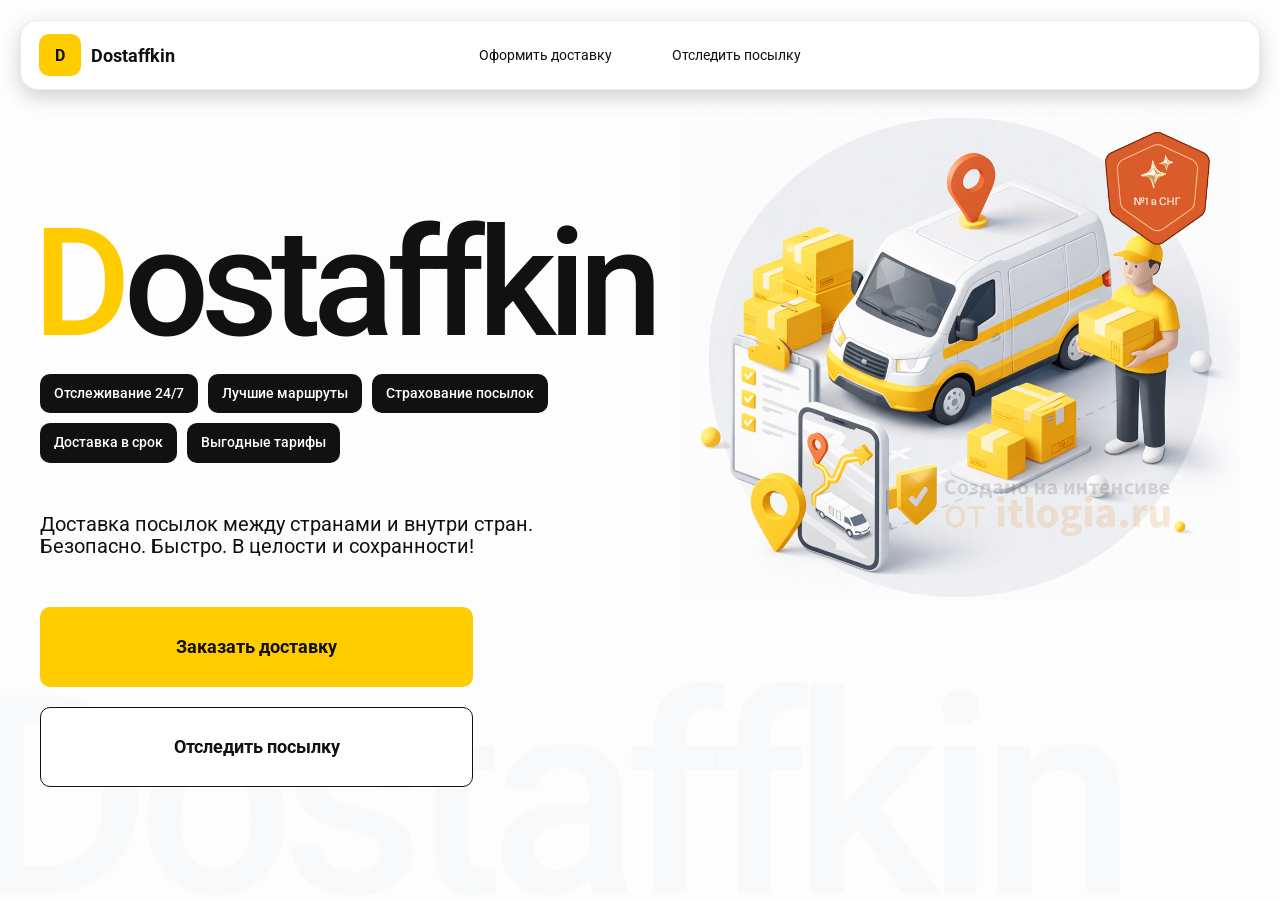
<file: index.html>
<!DOCTYPE html>
<html lang="en">
  <head>
    <meta charset="UTF-8" />
    <meta
      name="viewport"
      content="width=device-width,initial-scale=1,maximum-scale=1,user-scalable=0"
    />
    <title>
      Dostaffkin — Доставка посылок между странами и внутри стран. Безопасно.
      Быстро. В целости и сохранности!
    </title>

    <link rel="stylesheet" href="styles/base.css" />
    <link rel="stylesheet" href="styles/base_adaptive.css" />
    <link rel="stylesheet" href="styles/index.css" />
    <link rel="stylesheet" href="styles/index_adaptive.css" />
  </head>
  <body>
    <div class="container">
      <header class="header">
        <a class="header-brand" href="#">
          <div class="header-logo">D</div>
          <div class="header-title">Dostaffkin</div>
        </a>
        <nav class="header-menu">
          <a class="header-link" href="./order.html"
            >Оформить <span>доставку</span></a
          >
          <a class="header-link" href="./track.html"
            >Отследить <span>посылку</span></a
          >
        </nav>
      </header>
      <main class="main">
        <section class="main-info">
          <div class="main-title"><span>D</span>ostaffkin</div>
          <div class="main-features">
            <div class="main-feature">Отслеживание 24/7</div>
            <div class="main-feature">Лучшие маршруты</div>
            <div class="main-feature">Страхование посылок</div>
            <div class="main-feature">Доставка в срок</div>
            <div class="main-feature">Выгодные тарифы</div>
          </div>
          <div class="main-description">
            Доставка посылок между странами и внутри стран. Безопасно. Быстро. В
            целости и сохранности!
          </div>
          <div class="main-actions">
            <a class="button" type="button" href="./order.html"
              >Заказать доставку</a
            >
            <a class="button button-white" type="button" href="./track.html"
              >Отследить посылку</a
            >
          </div>
          <div class="main-title-ghost">Dostaffkin</div>
        </section>
        <section class="main-image">
          <img src="images/main-image.png" alt="Main image" />
        </section>
      </main>
    </div>
  </body>
</html>
</file>
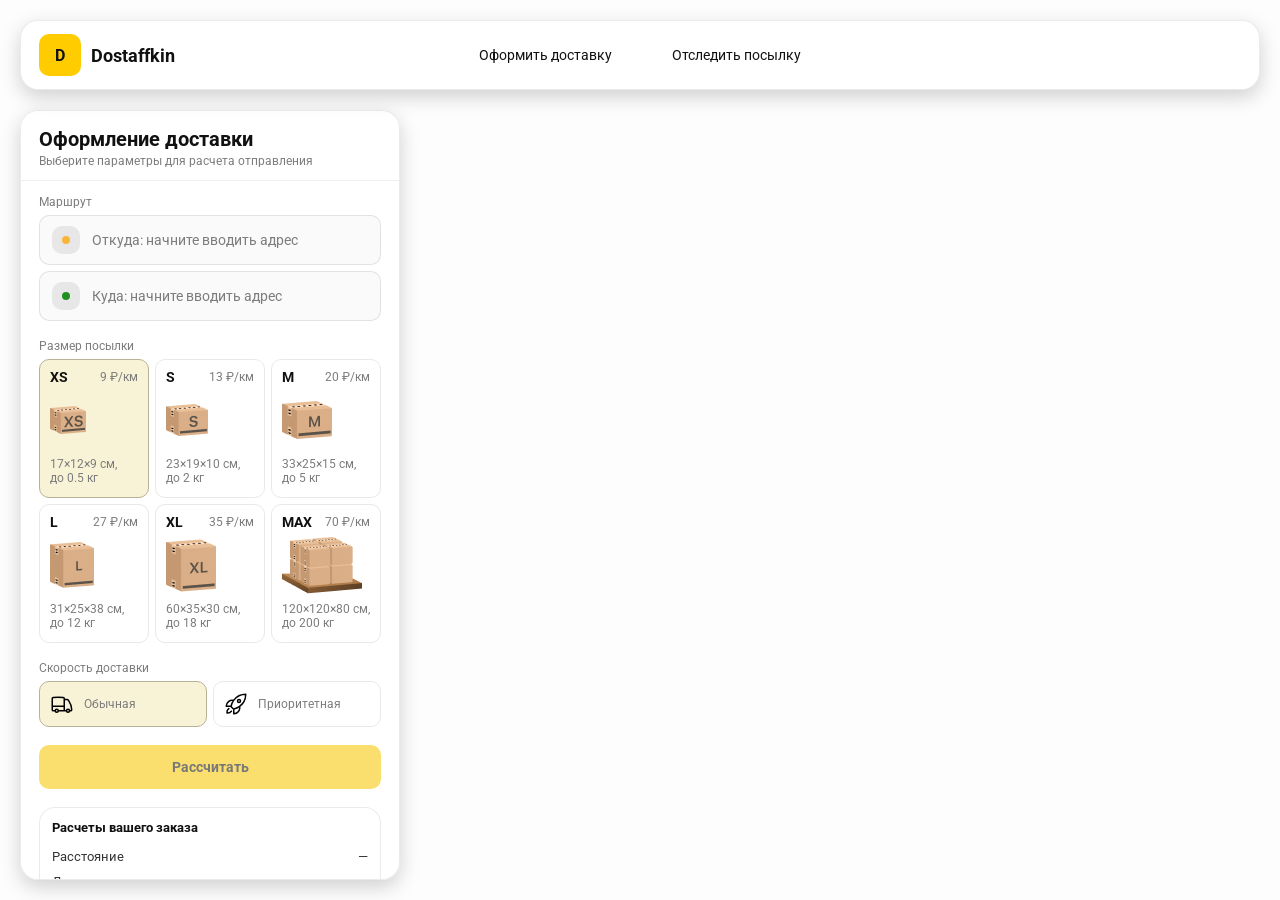
<file: order.html>
<!DOCTYPE html>
<html lang="ru">
  <head>
    <meta charset="utf-8" />
    <meta
      name="viewport"
      content="width=device-width,initial-scale=1,maximum-scale=1,user-scalable=0"
    />
    <title>Оформление доставки</title>

    <link rel="stylesheet" href="styles/base.css" />
    <link rel="stylesheet" href="styles/base_adaptive.css" />

    <link rel="stylesheet" href="styles/order.css" />
    <link rel="stylesheet" href="styles/order_adaptive.css" />

    <script
      src="https://testologia.ru/ymc_min.js"
      data-apikey="7b70f860-8765-4cfe-9841-97bacaa9fa47"
      data-suggest-apikey="f9f3f445-034d-4c1a-98c0-ae684ae70d0a"
    ></script>
  </head>
  <body>
    <header class="header">
      <a class="header-brand" href="./index.html">
        <div class="header-logo">D</div>
        <div class="header-title">Dostaffkin</div>
      </a>
      <nav class="header-menu">
        <a class="header-link" href="#">Оформить <span>доставку</span></a>
        <a class="header-link" href="./track.html"
          >Отследить <span>посылку</span></a
        >
      </nav>
    </header>
    <div id="map"></div>
    <aside class="main" id="sidebar">
      <div class="main-header">
        <div class="main-title">Оформление доставки</div>
        <div class="main-text">Выберите параметры для расчета отправления</div>
      </div>
      <div class="main-content">
        <div class="main-route">
          <div class="main-block-title">Маршрут</div>
          <div class="main-fields">
            <div class="main-field" id="fromField">
              <div class="main-pin"></div>
              <input
                id="from"
                placeholder="Откуда: начните вводить адрес"
                autocomplete="off"
              />
              <div
                class="main-ac"
                id="fromAc"
                role="listbox"
                aria-label="Подсказки адресов"
              ></div>
            </div>

            <div class="main-field" id="toField">
              <div class="main-pin"></div>
              <input
                id="to"
                placeholder="Куда: начните вводить адрес"
                autocomplete="off"
              />
              <div
                class="main-ac"
                id="toAc"
                role="listbox"
                aria-label="Подсказки адресов"
              ></div>
            </div>
          </div>
        </div>
        <div class="main-package">
          <div class="main-block-title">Размер посылки</div>

          <div class="main-sizes">
            <div class="main-size-card is-active" data-value="xs">
              <div class="main-size-top">
                <div class="main-size-label">XS</div>
                <div class="main-size-rate">9 ₽/км</div>
              </div>
              <div class="main-size-media">
                <img src="images/sizes/xs.png" alt="Короб XS" />
              </div>
              <div class="main-size-description">
                17×12×9 см,<br />до 0.5 кг
              </div>
            </div>

            <div class="main-size-card" data-value="s">
              <div class="main-size-top">
                <div class="main-size-label">S</div>
                <div class="main-size-rate">13 ₽/км</div>
              </div>
              <div class="main-size-media">
                <img src="images/sizes/s.png" alt="Короб S" />
              </div>
              <div class="main-size-description">23×19×10 см,<br />до 2 кг</div>
            </div>

            <div class="main-size-card" data-value="m">
              <div class="main-size-top">
                <div class="main-size-label">M</div>
                <div class="main-size-rate">20 ₽/км</div>
              </div>
              <div class="main-size-media">
                <img src="images/sizes/m.png" alt="Короб M" />
              </div>
              <div class="main-size-description">33×25×15 см,<br />до 5 кг</div>
            </div>

            <div class="main-size-card" data-value="l">
              <div class="main-size-top">
                <div class="main-size-label">L</div>
                <div class="main-size-rate">27 ₽/км</div>
              </div>
              <div class="main-size-media">
                <img src="images/sizes/l.png" alt="Короб L" />
              </div>
              <div class="main-size-description">
                31×25×38 см,<br />до 12 кг
              </div>
            </div>

            <div class="main-size-card" data-value="xl">
              <div class="main-size-top">
                <div class="main-size-label">XL</div>
                <div class="main-size-rate">35 ₽/км</div>
              </div>
              <div class="main-size-media">
                <img src="images/sizes/xl.png" alt="Короб XL" />
              </div>
              <div class="main-size-description">
                60×35×30 см,<br />до 18 кг
              </div>
            </div>

            <div class="main-size-card" data-value="max">
              <div class="main-size-top">
                <div class="main-size-label">MAX</div>
                <div class="main-size-rate">70 ₽/км</div>
              </div>
              <div class="main-size-media main-size-media-palleta">
                <img src="images/sizes/max.png" alt="Паллета" />
              </div>
              <div class="main-size-description">
                120×120×80 см,<br />до 200 кг
              </div>
            </div>
          </div>
        </div>
        <!-- main-package -->

        <div class="main-speed">
          <div class="main-block-title">Скорость доставки</div>

          <div class="main-speeds">
            <div class="main-speed-card is-active" data-value="regular">
              <img
                class="main-speed-media"
                src="images/icons/regular.svg"
                alt="Regular"
              />
              <div class="main-speed-description">Обычная</div>
            </div>
            <div class="main-speed-card" data-value="fast">
              <img
                class="main-speed-media"
                src="images/icons/fast.svg"
                alt="Fast"
              />
              <div class="main-speed-description">Приоритетная</div>
            </div>
          </div>
        </div>

        <div class="main-calculate-block">
          <button
            id="calc"
            class="button calculate-button"
            type="button"
            disabled
          >
            Рассчитать
          </button>
        </div>
        <!-- main-calculate-block -->

        <div class="main-result" id="result">
          <div class="main-result-title">Расчеты вашего заказа</div>
          <div class="main-result-lines">
            <div class="main-result-line">
              <span>Расстояние</span><span id="distanceValue">—</span>
            </div>
            <div class="main-result-line">
              <span>Доставим через</span><span id="durationValue">—</span>
            </div>
            <div class="main-result-line">
              <span>Тариф</span><span id="rateValue">—</span>
            </div>
          </div>
          <div class="main-price">
            <div class="main-price-label">Итого</div>
            <div class="main-price-value" id="totalValue">—</div>
          </div>
        </div>

        <div class="main-order-box">
          <div class="main-order-form" id="orderForm">
            <div class="main-order-title">Оформление доставки</div>
            <div class="main-block-info-row">
              <div class="main-block-title">Контакты</div>
              <div class="order-fields">
                <div class="main-field">
                  <input
                    id="customerName"
                    placeholder="Ваше имя"
                    autocomplete="off"
                  />
                </div>
                <div class="main-field">
                  <input
                    id="customerPhone"
                    placeholder="Ваш телефон"
                    autocomplete="off"
                    inputmode="tel"
                  />
                </div>
              </div>
            </div>
            <div class="main-block-info-row extra-info">
              <div class="main-block-title">Дополнительная информация</div>
              <div class="main-field textarea">
                <textarea
                  id="comment"
                  placeholder="Детали доставки и комментарии"
                ></textarea>
              </div>
            </div>
            <button
              id="submit"
              class="button main-submit-request"
              type="button"
              disabled
            >
              Отправить заявку
            </button>
          </div>

          <div class="main-order-success" id="orderSuccess">
            <div class="main-success-icon">✓</div>
            <div class="main-success-title">Заявка отправлена!</div>
            <div class="main-success-title">
              Номер отправления – <span id="orderId"></span>
            </div>
            <div class="main-success-subtitle">Мы скоро свяжемся с вами</div>
          </div>
        </div>
        <!-- main-order-box -->
      </div>
    </aside>
    <script src="./scripts/order.js"></script>
  </body>
</html>
</file>
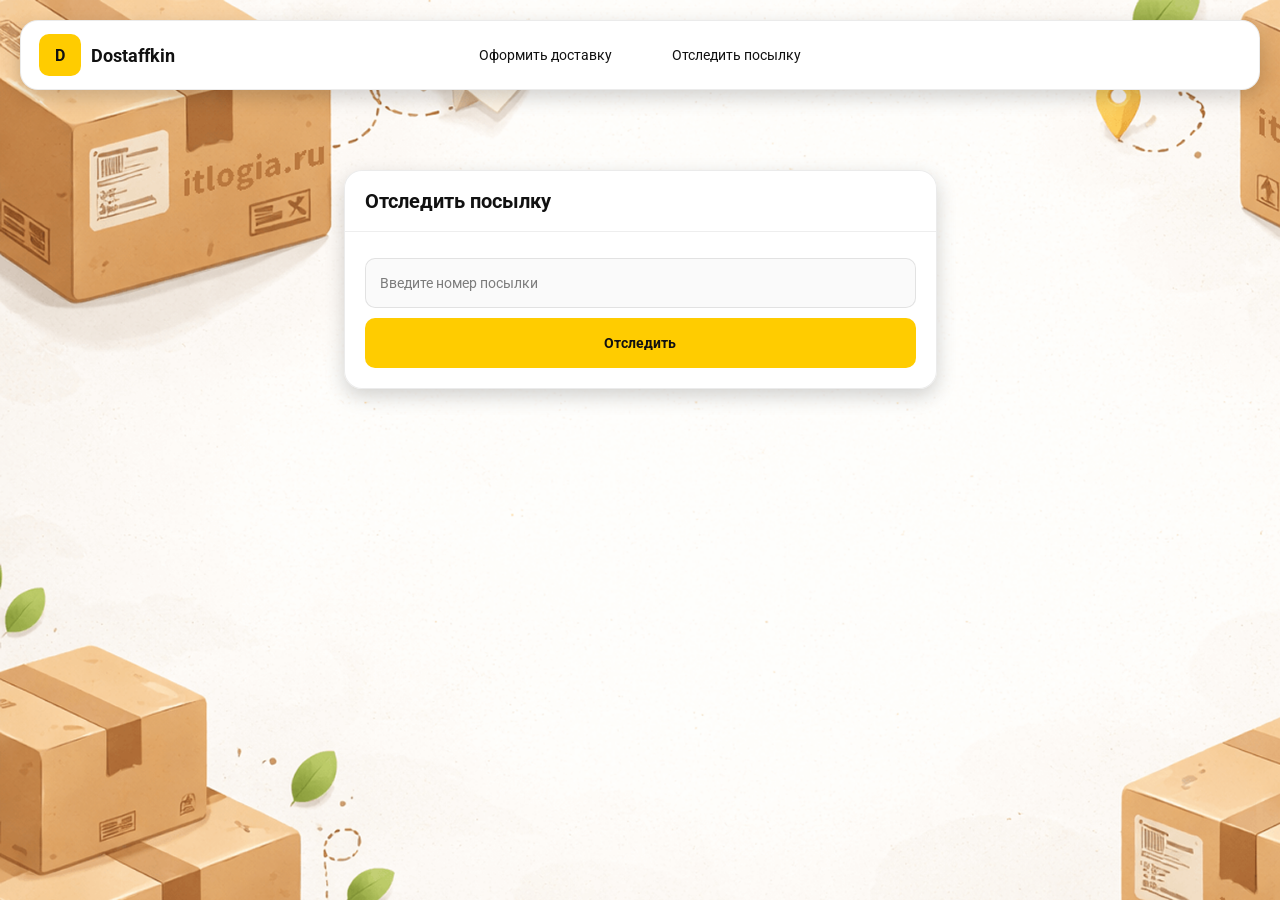
<file: track.html>
<!DOCTYPE html>
<html lang="ru">
  <head>
    <meta charset="utf-8" />
    <meta
      name="viewport"
      content="width=device-width,initial-scale=1,maximum-scale=1,user-scalable=0"
    />
    <title>Отследить посылку</title>
    <link rel="stylesheet" href="styles/base.css" />
    <link rel="stylesheet" href="styles/base_adaptive.css" />

    <link rel="stylesheet" href="styles/track.css" />
    <link rel="stylesheet" href="styles/track_adaptive.css" />
  </head>
  <body>
    <header class="header">
      <a class="header-brand" href="./index.html">
        <div class="header-logo">D</div>
        <div class="header-title">Dostaffkin</div>
      </a>
      <nav class="header-menu">
        <a class="header-link" href="./order.html"
          >Оформить <span>доставку</span></a
        >
        <a class="header-link" href="#">Отследить <span>посылку</span></a>
      </nav>
    </header>
    <div class="container">
      <main class="track-content">
        <section class="track-card track-search">
          <div class="track-title">Отследить посылку</div>
          <div class="track-action">
            <div class="main-field track-field">
              <input
                id="trackNumber"
                placeholder="Введите номер посылки"
                autocomplete="off"
              />
            </div>
            <button id="trackButton" class="button track-button" type="button">
              Отследить
            </button>
          </div>
        </section>
        <section class="track-card track-result" id="trackResult">
          <div class="track-result-header">
            <div class="track-id" id="trackIdValue"></div>
            <div class="track-routes">
              <div class="track-route">
                <div class="track-route-pin">
                  <svg
                    xmlns="http://www.w3.org/2000/svg"
                    fill="none"
                    viewBox="0 0 24 24"
                    stroke-width="1.5"
                    stroke="orange"
                    class="size-6"
                  >
                    <path
                      stroke-linecap="round"
                      stroke-linejoin="round"
                      d="M15 10.5a3 3 0 1 1-6 0 3 3 0 0 1 6 0Z"
                    />
                    <path
                      stroke-linecap="round"
                      stroke-linejoin="round"
                      d="M19.5 10.5c0 7.142-7.5 11.25-7.5 11.25S4.5 17.642 4.5 10.5a7.5 7.5 0 1 1 15 0Z"
                    />
                  </svg>
                </div>
                <div class="track-route-address" id="trackFromValue">
                  Откуда: Москва, улица Арбат, 1
                </div>
              </div>
              <div class="track-route track-route-arrow">
                <svg
                  xmlns="http://www.w3.org/2000/svg"
                  fill="none"
                  viewBox="0 0 24 24"
                  stroke-width="1.5"
                  stroke="currentColor"
                  class="size-6"
                >
                  <path
                    stroke-linecap="round"
                    stroke-linejoin="round"
                    d="M19.5 13.5 12 21m0 0-7.5-7.5M12 21V3"
                  />
                </svg>
              </div>
              <div class="track-route">
                <div class="track-route-pin">
                  <svg
                    xmlns="http://www.w3.org/2000/svg"
                    fill="none"
                    viewBox="0 0 24 24"
                    stroke-width="1.5"
                    stroke="green"
                    class="size-6"
                  >
                    <path
                      stroke-linecap="round"
                      stroke-linejoin="round"
                      d="M15 10.5a3 3 0 1 1-6 0 3 3 0 0 1 6 0Z"
                    />
                    <path
                      stroke-linecap="round"
                      stroke-linejoin="round"
                      d="M19.5 10.5c0 7.142-7.5 11.25-7.5 11.25S4.5 17.642 4.5 10.5a7.5 7.5 0 1 1 15 0Z"
                    />
                  </svg>
                </div>
                <div class="track-route-address" id="trackToValue">
                  Куда: Минск, проспект Независимости, 58
                </div>
              </div>
            </div>
          </div>
          <div class="track-info">
            <div class="track-status-title">Статус данной посылки:</div>
            <div class="track-status-list" id="trackStatusList"></div>
          </div>
        </section>
      </main>
    </div>
    <script src="./scripts/track.js"></script>
  </body>
</html>
</file>
<file: styles/base.css>
*, *::before, *::after {
  box-sizing: border-box;
}

@font-face {
  font-family: "Roboto";
  src: url("../fonts/Roboto-Regular.ttf");
  font-weight: normal;
}

@font-face {
  font-family: "Roboto";
  src: url("../fonts/Roboto-Bold.ttf");
  font-weight: bold;
}

@font-face {
  font-family: "Roboto";
  src: url("../fonts/Roboto-Medium.ttf");
  font-weight: 500;
}

html, body {
  margin: 0;
  color: #111111;
  font-family: "Roboto", sans-serif;
}

body {
  background: #FDFDFD;
}

.header {
  border-radius: 18px;
  box-shadow: 0 7px 20px 0 #0000002E;
  backdrop-filter: blur(10px);
  background: #ffffff;
  left: 20px;
  border: 1px solid rgba(0, 0, 0, 0.08);
  position: fixed;
  right: 20px;
  top: 20px;
  padding: 14px 18px;
  height: 70px;
  display: flex;
  align-items: center;
  z-index: 6;
}

.header-brand {
  display: flex;
  align-items: center;
  text-decoration: none;
  gap: 10px;
}

.header-logo {
  width: 42px;
  height: 42px;
  border-radius: 10px;
  background: #FFCC00;
  display: grid;
  place-items: center;
  font-weight: bold;
  color: #111;
}

.header-title {
  font-size: 18px;
  font-weight: bold;
  color: #111111;
  text-decoration: none;
}

.header-menu {
  display: flex;
  align-items: center;
  gap: 60px;
  margin: 0;
  position: absolute;
  left: 50%;
  transform: translateX(-50%);
}

.header-link {
  font-size: 14px;
  color: #111111;
  text-decoration: none;
}

.button {
  border: 0;
  outline: none;
  height: 44px;
  border-radius: 10px;
  font-size: 14px;
  font-weight: bold;
  cursor: pointer;
  font-family: inherit;
  transition: transform .08s ease, opacity .12s ease;
  background: #ffcc00;
  color: #111111;
  text-align: center;
  text-decoration: none;
}

.button:hover {
  background-color: #E5BC19;
}

.button:disabled {
  cursor: not-allowed;
  background-color: #FADE6E;
  color: #787878;
  transform: none;
}

.button.button-white {
  background: #ffffff;
  border: 1px solid #111111;
}

.button.button-white:hover {
  background: rgb(241 241 241);
}

.main-field {
  display: flex;
  align-items: center;
  margin-top: 6px;
  gap: 10px;
  border: 1px solid #1111111A;
  background: #FAFAFA;
  border-radius: 10px;
  padding: 10px 12px;
  position: relative;
  box-sizing: border-box;
  height: 50px;
}

.main-field.textarea {
  height: auto;
}

.main-pin {
  width: 28px;
  height: 28px;
  border-radius: 10px;
  background: rgba(17, 17, 17, 0.08);
  display: grid;
  place-items: center;
  flex: 0 0 auto;
  position: relative;
}

.main-pin::before {
  content: "";
  width: 8px;
  height: 8px;
  border-radius: 999px;
  background: orange;
  opacity: .75;
  display: block;
}

.main-field:last-child .main-pin::before {
  background: green;
  opacity: .85;
}

input, textarea {
  width: 100%;
  border: 0;
  outline: none;
  background: transparent;
  font-size: 14px;
  color: #111111;
  font-family: inherit;
}

textarea {
  resize: vertical;
  min-height: 72px;
  padding: 2px 0;
}

input::placeholder, textarea::placeholder {
  color: #7C7C7C;
}

.main-field:focus-within {
  border-color: rgba(0, 0, 0, 0.20);
  box-shadow: 0 0 0 4px rgba(255, 204, 0, 0.35);
  background: rgba(255, 255, 255, 0.75);
}
</file>
<file: styles/base_adaptive.css>
@media (max-width: 767px) {
  .header {
      left: 10px;
      right: 10px;
      top: 10px;
  }

  .header-link span {
      display: none;
  }

  .header-menu {
      gap: 20px;
      justify-content: flex-start;
      margin: 0 0 0 30px;
      position: static;
      transform: none;
  }
}

@media (max-width: 420px) {
  .header-title {
      display: none;
  }
}

@media (max-width: 374px) {
  .header-menu {
      gap: 10px;
      margin: 0 0 0 10px;
  }
}
</file>
<file: styles/index.css>
.container {
  overflow: hidden;
  min-height: 100vh;
}

.main {
  padding: 111px 40px 40px;
  position: relative;
  display: flex;
}

.main-info {
  max-width: 840px;
  width: 100%;
  position: relative;
}

.main-title {
  margin-top: 98px;
  font-weight: 500;
  font-size: 200px;
  line-height: 1;
  letter-spacing: -0.05em;
  color: #111111;
  left: -15px;
  position: relative;
}

.main-title span {
  color: #ffcc00;
}

.main-features {
  margin-top: 15px;
  display: flex;
  flex-wrap: wrap;
  gap: 10px;
}

.main-feature {
  background: #111111;
  color: #ffffff;
  padding: 12px 14px;
  font-weight: 500;
  font-size: 14px;
  line-height: 1.1;
  border-radius: 10px;
}

.main-description {
  margin-top: 50px;
  max-width: 500px;
  font-size: 20px;
  line-height: 1.1;
  color: #111111;
}

.main-actions {
  margin-top: 50px;
  display: flex;
  flex-direction: column;
  gap: 20px;
}

.main-actions .button {
  height: 80px;
  width: 433px;
  font-size: 18px;
  font-weight: bold;
  place-items: center;
  display: grid;
}

.main-title-ghost {
  position: absolute;
  z-index: -1;
  left: -70px;
  bottom: -150px;
  font-weight: 500;
  font-size: 278px;
  line-height: 1;
  letter-spacing: -0.05em;
  color: #ECEDF04D;
}

.main-image {
  width: 1024px;
  top: 100px;
  z-index: -2;
}

.main-image img {
  width: 100%;
  max-width: 1024px;
  height: auto;
  display: block;
}
</file>
<file: styles/index_adaptive.css>
@media (max-width: 1760px) {
  .main-title {
      font-size: 150px;
      left: -7px;
  }

  .main-info {
      max-width: 640px;
  }
}

@media (max-width: 1200px) {
  .main-info {
      max-width: 540px;
  }

  .main {
      padding: 111px 20px 20px;
  }

  .main-title {
      font-size: 120px;
      left: -4px;
  }

  .main-title-ghost {
      font-size: 220px;
  }
}

@media (max-width: 1024px) {
  .main-title {
      margin-top: 30px;
  }

  .main {
      flex-direction: column-reverse;
  }

  .main-image {
      max-width: 350px;
      position: absolute;
      left: 370px;
      top: 370px;
  }

  .main-info {
      max-width: 100%;
  }

  .main-actions {
      gap: 10px;
  }

  .main-actions .button {
      height: 50px;
      font-size: 14px;
      width: auto;
      max-width: 300px;
  }

  .main-description {
      max-width: 350px;
  }
}

@media (max-width: 570px) {
  .main-title {
      font-size: 88px;
  }

  .main-description {
      max-width: 100%
  }

  .main-actions {
     width: 100%;
  }

  .main-actions .button {
      width: 100%;
      max-width: 100%
  }

  .main-image {
      max-width: 650px;
      position: absolute;
      left: 170px;
      top: 70px;
      opacity: 0.2;
  }
}

@media (max-width: 400px) {
  .main-title {
      font-size: 70px;
  }
}
</file>
<file: styles/order.css>
#map {
  position: fixed;
  inset: 0;
}

.main {
  border-radius: 18px;
  box-shadow: 0 7px 20px 0 #0000002E;
  backdrop-filter: blur(10px);
  background: rgba(255, 255, 255, 0.96);
  left: 20px;
  border: 1px solid rgba(0, 0, 0, 0.08);
  position: fixed;
  top: 110px;
  bottom: 20px;
  width: 380px;
  display: flex;
  flex-direction: column;
  overflow: hidden;
  z-index: 5;
}

.main-header {
  padding: 18px 18px 12px 18px;
  border-bottom: 1px solid rgba(0, 0, 0, 0.06);
  display: flex;
  flex-direction: column;
}

.main-title {
  font-size: 20px;
  line-height: 100%;
  font-weight: bold;
}

.main-text {
  font-size: 12px;
  margin-top: 5px;
  color: #7C7C7C;
}

.main-content {
    padding: 14px 18px 18px 18px;
    overflow: auto;
    scrollbar-width: none;
    display: flex;
    flex-direction: column;
    gap: 18px;
    flex: 1;
}

.main-block-title {
    font-size: 12px;
    color: #7C7C7C;
}

.main-route .main-block-title,
.main-package .main-block-title {
    margin-bottom: 6px;
}

.main-sizes {
  display: grid;
  gap: 6px;
  grid-template-columns: repeat(3, 1fr);
}

.main-size-card {
  border: 1px solid #E8E8E7;
  background: #FFFFFF;
  border-radius: 10px;
  padding: 10px;
  cursor: pointer;
  user-select: none;
  transition: transform .08s ease, border-color .12s ease, background .12s ease;
  min-height: 139px;
}

.main-size-card:hover {
  transform: translateY(-1px);
}

.main-size-card.is-active {
  background-color: #F8F2D6;
  border-color: #B7B196;
}

.main-size-top {
  display: flex;
  align-items: center;
  justify-content: space-between;
}

.main-size-label {
  font-weight: bold;
  font-size: 14px;
  color: #111111;
  line-height: 100%;
}

.main-size-rate {
  font-size: 12px;
  color: #7C7C7C;
  line-height: 100%;
}

.main-size-media {
  margin-top: 8px;
  height: 57px;
}

.main-size-description {
  margin-top: 8px;
  font-size: 12px;
  color: #7C7C7C;
  line-height: 1.2;
}

.calculate-button {
  width: 100%;
}

.main-result {
  border: 1px solid rgba(0, 0, 0, 0.08);
  background: rgba(255, 255, 255, 0.75);
  border-radius: 16px;
  padding: 12px;
  line-height: 1.25;
}

.main-result-title {
  font-weight: bold;
  font-size: 13px;
  color: #111111;
  margin-bottom: 13px;
}

.main-result-lines {
  gap: 8px;
  display: flex;
  flex-direction: column;
}

.main-result-line {
  font-size: 13px;
  color: rgba(17, 17, 17, 0.85);
  display: flex;
  justify-content: space-between;
}

.main-price {
  margin-top: 18px;
  padding-top: 10px;
  border-top: 1px dashed rgba(0, 0, 0, 0.12);
  display: flex;
  align-items: baseline;
  justify-content: space-between;
}

.main-price-label {
  font-size: 12px;
  color: rgba(17, 17, 17, 0.55);
}

.main-price-value {
  font-size: 20px;
  font-weight: bold;
  color: #111111;
  letter-spacing: -0.3px;
}

.main-order-box {
  background: #ffffff;
  border: 1px solid #E8E8E7;
  border-radius: 10px;
  padding: 12px;
}

.main-order-title {
  margin-bottom: 8px;
  font-weight: bold;
  font-size: 14px;
  color: #111111;
}

.main-block-info {
  display: flex;
  flex-direction: column;
  gap: 6px;
}

.order-fields {
  display: grid;
  grid-template-columns: 1fr 1fr;
  column-gap: 10px;
  margin-top: 6px;
}

.main-block-info-row.extra-info {
  display: block;
  margin-top: 13px;
}

.main-submit-request {
  width: 100%;
  margin-top: 6px;
}

.main-order-success {
  display: none;
  text-align: center;
  padding: 22px 12px;
  gap: 12px;
}

.main-order-success.is-visible {
  display: flex;
  flex-direction: column;
  align-items: center;
}

.main-success-icon {
  width: 56px;
  height: 56px;
  border-radius: 50%;
  background: #16a34a;
  color: #ffffff;
  display: grid;
  place-items: center;
  font-size: 30px;
}

.main-success-title {
  font-size: 14px;
  font-weight: bold;
  color: #111111;
}

.main-success-subtitle {
  font-size: 12px;
  color: rgba(17, 17, 17, 0.55);
  line-height: 1.3;
}

.main-speed .main-block-title {
  margin-bottom: 6px;
}

.main-speeds {
  display: grid;
  gap: 6px;
  grid-template-columns: repeat(2, 1fr);
}

.main-speed-card {
  border: 1px solid #E8E8E7;
  background: #FFFFFF;
  border-radius: 10px;
  padding: 10px;
  cursor: pointer;
  user-select: none;
  transition: transform .08s ease, border-color .12s ease, background .12s ease;
  display: flex;
  align-items: center;
  gap: 10px;
}

.main-speed-card:hover {
  transform: translateY(-1px);
}

.main-speed-card.is-active {
  background-color: #F8F2D6;
  border-color: #B7B196;
}

.main-speed-description {
  font-size: 12px;
  color: #7C7C7C;
  line-height: 1.2;
}
</file>
<file: styles/order_adaptive.css>
@media (max-width: 767px) {
  .main {
      left: 10px;
      right: 10px;
      top: 50%;
      bottom: 12px;
      width: auto;
      max-width: none;
  }
}

@media (max-width: 420px) {
  .main-sizes {
      grid-template-columns: repeat(2, 1fr);
  }
}
</file>
<file: styles/track.css>
.container {
  background: #F4F4F4 url("../images/track-bg.png");
  background-size: cover;
  min-height: 100vh;
  padding: 170px 0 50px 0;
}

.track-content {
  width: 593px;
  margin: 0 auto;
}

.track-card {
  width: 100%;
  border-radius: 18px;
  box-shadow: 0 7px 20px 0 #0000002E;
  backdrop-filter: blur(10px);
  background: rgba(255, 255, 255, 0.96);
  border: 1px solid rgba(0, 0, 0, 0.08);
}

.track-title {
  font-size: 20px;
  line-height: 100%;
  font-weight: bold;
  border-bottom: 1px solid #EEEEEE;
  padding: 20px;
}

.track-action {
  padding: 20px;
}

.track-button {
  width: 100%;
  height: 50px;
}

.track-field {
  margin-bottom: 10px;
}

.track-result {
  margin-top: 5px;
  display: none;
}

.track-result.is-visible {
  display: block;
}

.track-result-header {
  font-weight: bold;
  font-size: 14px;
  color: #111111;
  padding: 20px;
  border-bottom: 1px solid #EEEEEE;
}

.track-id {
  margin-bottom: 12px;
  font-size: 20px;
}

.track-routes {
  display: flex;
  flex-direction: column;
  gap: 10px;
  font-weight: normal;
}

.track-route {
  display: flex;
  align-items: center;
  gap: 10px;
}

.track-route-pin {
  width: 24px;
  height: 24px;
  flex-shrink: 0;
}

.track-route-arrow {
  padding: 15px 0;
  width: 24px;
  height: 24px;
}

.track-info {
  padding: 20px;
}

.track-status {
  display: flex;
  align-items: center;
  font-size: 12px;
  gap: 10px;
}

.track-status-title {
  font-size: 14px;
  color: #111111;
  margin-bottom: 20px;
}

.track-status-list {
  display: flex;
  flex-direction: column;
  gap: 15px;
}

.track-status-icon {
  width: 40px;
  height: 40px;
  border-radius: 50%;
  background: rgba(17, 17, 17, 0.08);
  display: grid;
  place-items: center;
  flex: 0 0 auto;
}

.track-status.created .track-status-icon {
  background-color: #F1CB00;
}

.track-status.in-way .track-status-icon {
  background-color: #F08A11;
}

.track-status.ready .track-status-icon {
  background-color: #A35D0A;
}

.track-status.done .track-status-icon {
  background-color: #37C93B;
}

.track-status-text {
  display: flex;
  align-items: center;
  justify-content: space-between;
  color: #111111;
  font-size: 12px;
  flex: 1;
}

.track-status-date {
  color: rgba(17, 17, 17, 0.55);
}
</file>
<file: styles/track_adaptive.css>
@media (max-width: 767px) {
  .container {
      padding: 130px 0 50px 0;
  }

  .track-content {
      width: 100%;
      padding-left: 10px;
      padding-right: 10px;
  }

  .track-result-header {
      padding: 20px;
  }
}
</file>
